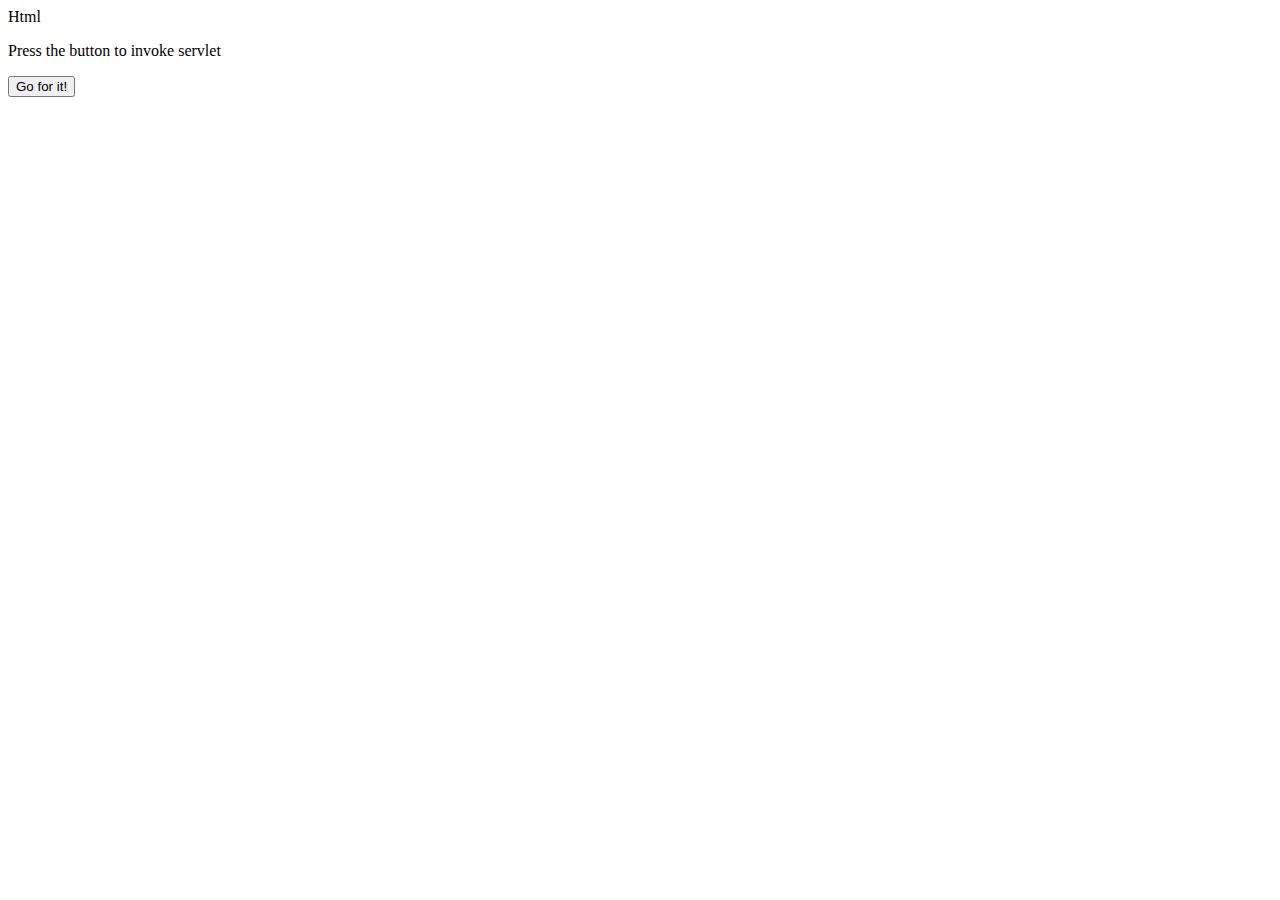
<file: index.html>
Html 
<html> 
<head> 
<title> Invoking Servlet From Html </title> 
</head> 
<form action = "http://localhost:8080/servlet/SampleServlet" method="GET"> 
<p>Press the button to invoke servlet<p> 
<input type="submit" value="Go for it!"> 
</form>
</file>
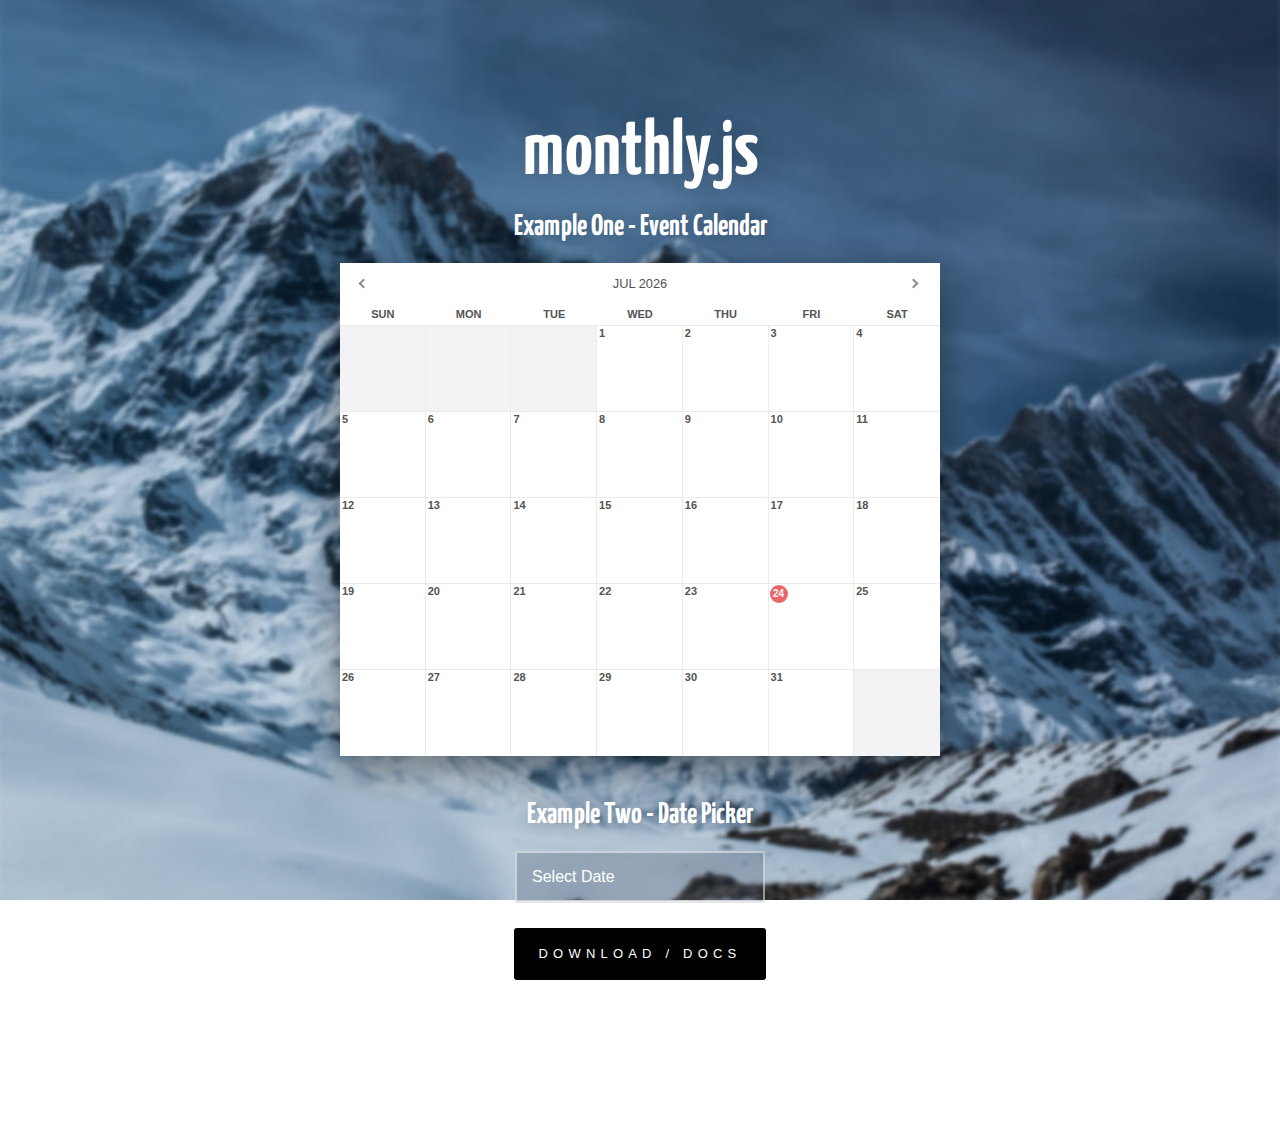
<file: register/Monthly-master/index.html>
<!doctype html>
<html lang="en">
<meta name="viewport" content="width=device-width, initial-scale=1, minimum-scale=1, user-scalable=0">
<meta http-equiv="X-UA-Compatible" content="IE=edge,chrome=1">
<meta charset='utf-8'>
<head>
<!--[if lt IE 9]>
	<script src="http://html5shiv.googlecode.com/svn/trunk/html5.js"></script>
<![endif]-->

<!-- META ===================================================== -->
    <title>Monthly - A jQuery Calendar Plugin</title>
    <meta name="description" content="A method for responsive tables">

<!-- Favicon  ========================================== -->


<!-- CSS ======================================================
	<link rel="stylesheet" href="css/responsivetables.css">-->
	<!-- Demo CSS (don't use) -->
	<link href="https://fonts.googleapis.com/css?family=Yanone+Kaffeesatz" rel="stylesheet" type="text/css">
	<style type="text/css">
		body, html {
			padding:0px;
			margin:0px;
			background: url('images/bg.jpg') center;
			background-size:cover;
			background-attachment: fixed;
			text-align:center;
			color:#fff;
			line-height: 1.4em;
			font-family: "Trebuchet MS", Helvetica, sans-serif;
		}
		body {
			padding:10vh 0;
		}
		h1 {
			font-family: 'Yanone Kaffeesatz', sans-serif;
			text-align: center;
			font-size: 77px;
			text-shadow: 0 0px 30px rgba(0, 0, 0, 0.2);
		}
		h2 {
			font-family: 'Yanone Kaffeesatz', sans-serif;
			font-size:30px;
			text-shadow: 0 0px 20px rgba(0, 0, 0, 0.3);
			color:#fff;
		}
		.monthly {
			box-shadow: 0 13px 40px rgba(0, 0, 0, 0.5);
		}

		input[type="text"] {
			padding: 15px;
			border-radius: 2px;
			font-size: 16px;
			outline: none;
			border: 2px solid rgba(255, 255, 255, 0.5);
			background: rgba(63, 78, 100, 0.27);
			color: #fff;
			width: 250px;
			box-sizing: border-box;
			font-family: "Trebuchet MS", Helvetica, sans-serif;
		}
		input[type="text"]:hover {
			border: 2px solid rgba(255, 255, 255, 0.7);
		}
		input[type="text"]:focus {
			border: 2px solid rgba(255, 255, 255, 1);
			background:#eee;
			color:#222;
		}

		.button {
			display: inline-block;
			padding: 15px 25px;
			margin: 25px 0 75px 0;
			border-radius: 3px;
			color: #fff;
			background: #000;
			letter-spacing: .4em;
			text-decoration: none;
			font-size: 13px;
		}
		.button:hover {
			background: #3b587a;
		}
		.desc {
			max-width: 250px;
			text-align: left;
			font-size:14px;
			padding-top:30px;
			line-height: 1.4em;
		}
		.resize {
			background: #222;
			display: inline-block;
			padding: 6px 15px;
			border-radius: 22px;
			font-size: 13px;
		}
		@media (max-height: 700px) {
			.sticky {
				position: relative;
			}
		}
		@media (max-width: 600px) {
			.resize {
				display: none;
			}
		}
	</style>
	<link rel="stylesheet" href="css/monthly.css">
</head>
<body>
<div class="page">
		<h1>monthly.js</h1>
		<h2>Example One - Event Calendar</h2>
		<div style="width:100%; max-width:600px; display:inline-block;">
			<div class="monthly" id="mycalendar"></div>
		</div>
		<br><br>
		<h2>Example Two - Date Picker</h2>
		<div style="display:inline-block; width:250px;">
			<input type="text" id="mytarget" value="Select Date">
			<div class="monthly" id="mycalendar2"></div>
		</div>
		<br>
		<a href="https://github.com/kthornbloom/Monthly" class="button">DOWNLOAD / DOCS</a>
</div>
<!-- JS ======================================================= -->
<script type="text/javascript" src="js/jquery.js"></script>
<script type="text/javascript" src="js/monthly.js"></script>
<script type="text/javascript">
	$(window).load( function() {

		$('#mycalendar').monthly({
			mode: 'event',
			xmlUrl: 'events.xml'
		});

		$('#mycalendar2').monthly({
			mode: 'picker',
			target: '#mytarget',
			setWidth: '250px',
			startHidden: true,
			showTrigger: '#mytarget',
			stylePast: true,
			disablePast: true
		});

	switch(window.location.protocol) {
	case 'http:':
	case 'https:':
	// running on a server, should be good.
	break;
	case 'file:':
	alert('Just a heads-up, events will not work when run locally.');
	}

	});
</script>
</body>
</html>
</file>
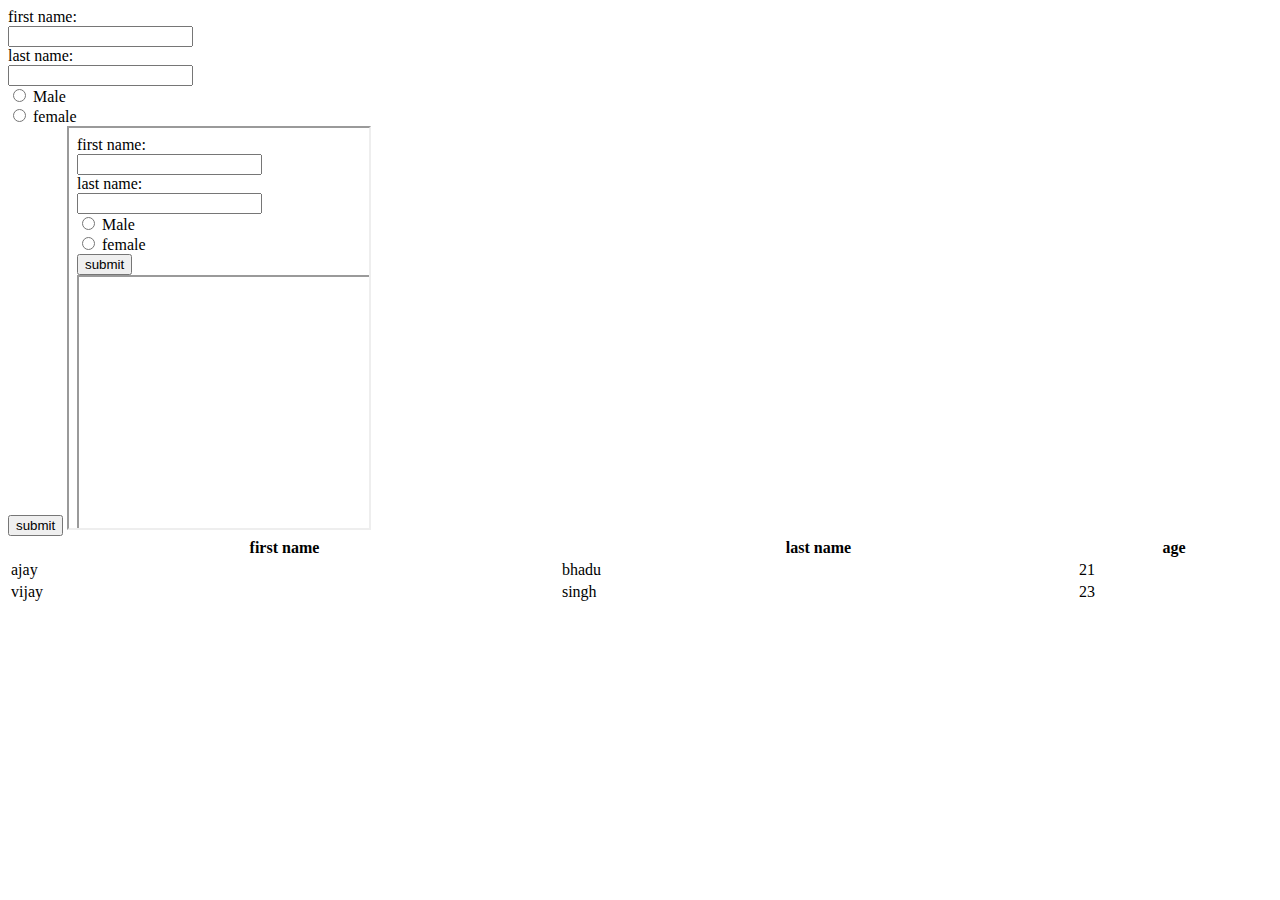
<file: register/h.html>
<html>
<body>
<form>
first name:<br>
<input type="text" name="first name"><br>
last name:<br>
<input type="text" name="last name"><br>
<input type="radio" name="gender" value="male">
Male<br>
<input type="radio" name="gender" value="female">
female<br>
<input type="submit" value="submit">
<iform>
<iframe src="h.html" height="400" weigth="600">
</iframe>
<table style="width:100%">
<tr>
<th>first name</th>
<th>last name</th>
<th>age</th>
</tr>
<tr>
<td>ajay</td>
<td>bhadu</td>
<td>21</td>
</tr>
<tr>
<td>vijay</td>
<td>singh</td>
<td>23</td>
</tr>
</table>
</body>
</html>
</file>
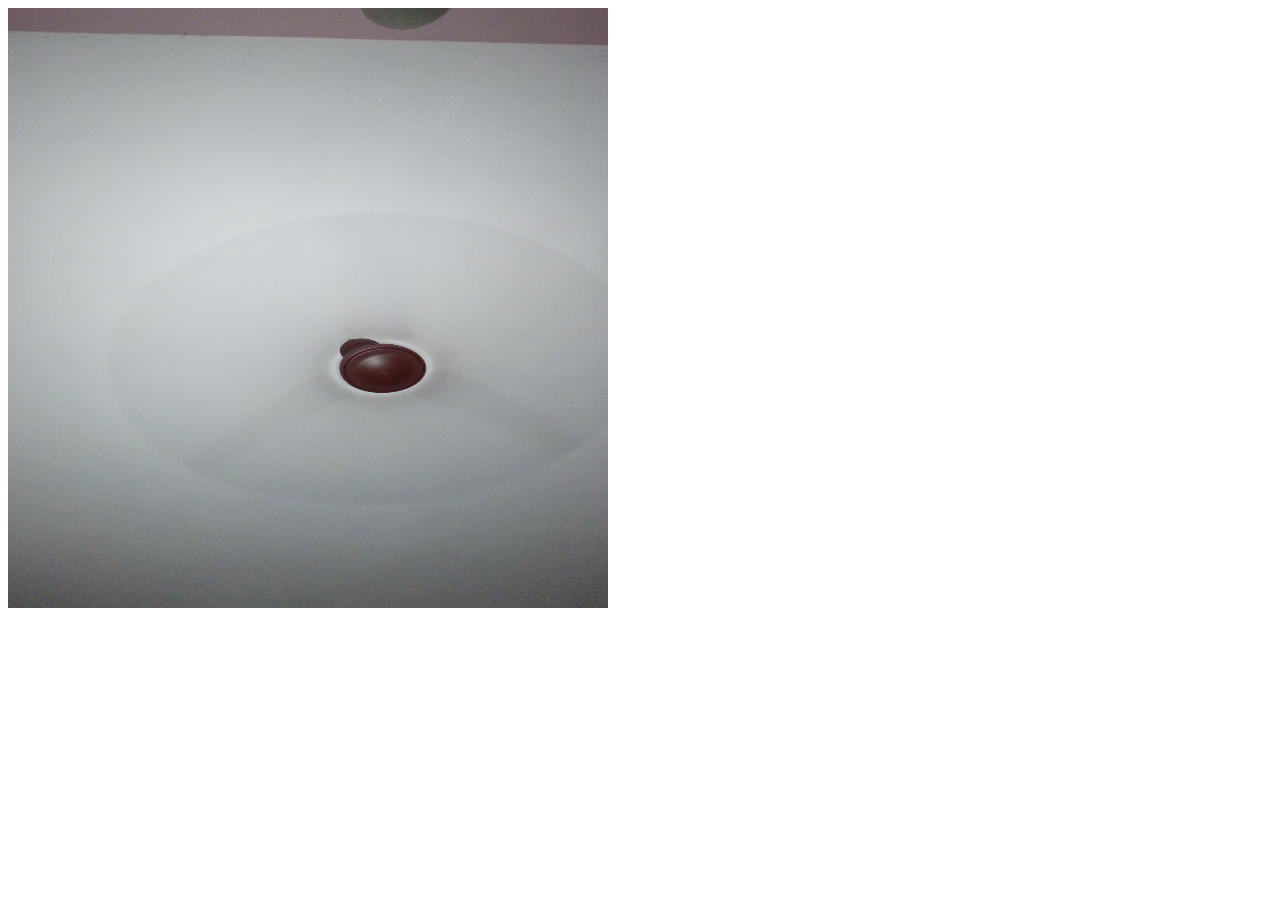
<file: register/image.html>
<html>
<head>
<title>Image Mapping</title>
</head>
<body>
<img src="asd.jpg" width ="600" height ="600" alt="test" usemap="#testmap">
<map name="testmap">
<area shape="rect" coords="0,0,82,145" color=black href="hello.html" alt="Hello">
<area shape ="circle" coords="200,200,50" href="hismall.html" alt="this is small circle">
<area shape ="circle" coords="400,400,100" href="hbig.html" alt="this is big circle">
</map>
</body>
</html>
</file>
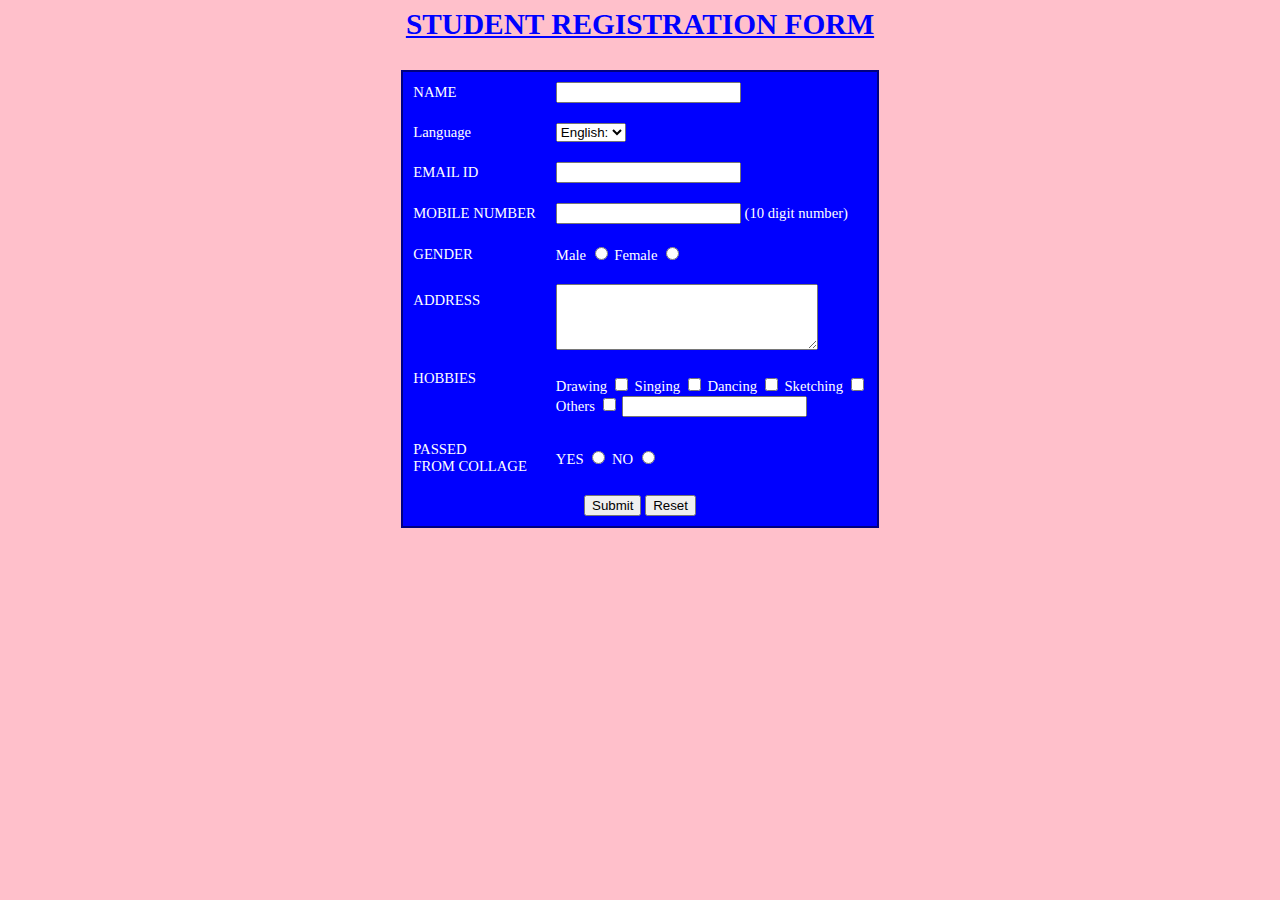
<file: register/Student Registration Form.html>
<html>
<head>
<title>Student Registration Form</title>

<style type="text/css">
body{ backgroud-color: blue }
h3{font-family: Calibri; font-size: 22pt; font-style: normal; font-weight: bold; color:blue;
text-align: center; text-decoration: underline }

</style>

<link rel="stylesheet" type="text/css" href="style.css">
</head>
 
<body style="background-color:pink"> 
<h3>STUDENT REGISTRATION FORM</h3>
<form action="form.txt" method="GET">
 
<table align="center" cellpadding = "10">
 
<!----- First Name ---------------------------------------------------------->
<tr>
<td> NAME</td>
<td><input type="text" name="First_Name" maxlength="30"/>

</td>
</tr>
 

<!----- Date Of Birth -------------------------------------------------------->
<tr>
<td>Language</td>
 
<td>

 
<select id="language" name="language">
<option value="english">English:</option>
<option value="hindi">Hindi</option>
<option value="tamil">Tamil</option>

</select>
 

</td>
</tr>
 
<!----- Email Id ---------------------------------------------------------->
<tr>
<td>EMAIL ID</td>
<td><input type="text" name="Email_Id" maxlength="100" /></td>
</tr>
 
<!----- Mobile Number ---------------------------------------------------------->
<tr>
<td>MOBILE NUMBER</td>
<td>
<input type="text" name="Mobile_Number" maxlength="10" />
(10 digit number)
</td>
</tr>
 
<!----- Gender ----------------------------------------------------------->
<tr>
<td>GENDER</td>
<td>
Male <input type="radio" name="Gender" value="Male" />
Female <input type="radio" name="Gender" value="Female" />
</td>
</tr>
 
<!----- Address ---------------------------------------------------------->
<tr>
<td>ADDRESS <br /><br /><br /></td>
<td><textarea name="Address" rows="4" cols="30"></textarea></td>
</tr>
 


<!----- Hobbies ---------------------------------------------------------->
 
<tr>
<td>HOBBIES <br /><br /><br /></td>
 
<td>
Drawing
<input type="checkbox" name="Hobby_Drawing" value="Drawing" />
Singing
<input type="checkbox" name="Hobby_Singing" value="Singing" />
Dancing
<input type="checkbox" name="Hobby_Dancing" value="Dancing" />
Sketching
<input type="checkbox" name="Hobby_Cooking" value="Cooking" />
<br />
Others
<input type="checkbox" name="Hobby_Other" value="Other">
<input type="text" name="Other_Hobby" maxlength="30" />
</td>
</tr>
 
<!----- Qualification---------------------------------------------------------->

<!----- Course ---------------------------------------------------------->
<tr>
<td>PASSED<br />FROM COLLAGE</td>
<td>
YES
<input type="radio" name="Yes" value="yes">
NO
<input type="radio" name="No" value="no">

</td>
</tr>
 
<!----- Submit and Reset ------------------------------------------------->
<tr>
<td colspan="2" align="center">
<input type="submit" value="Submit">
<input type="reset" value="Reset">
</td>
</tr>
</table>
 
</form>
 
</body>
</html>
</file>
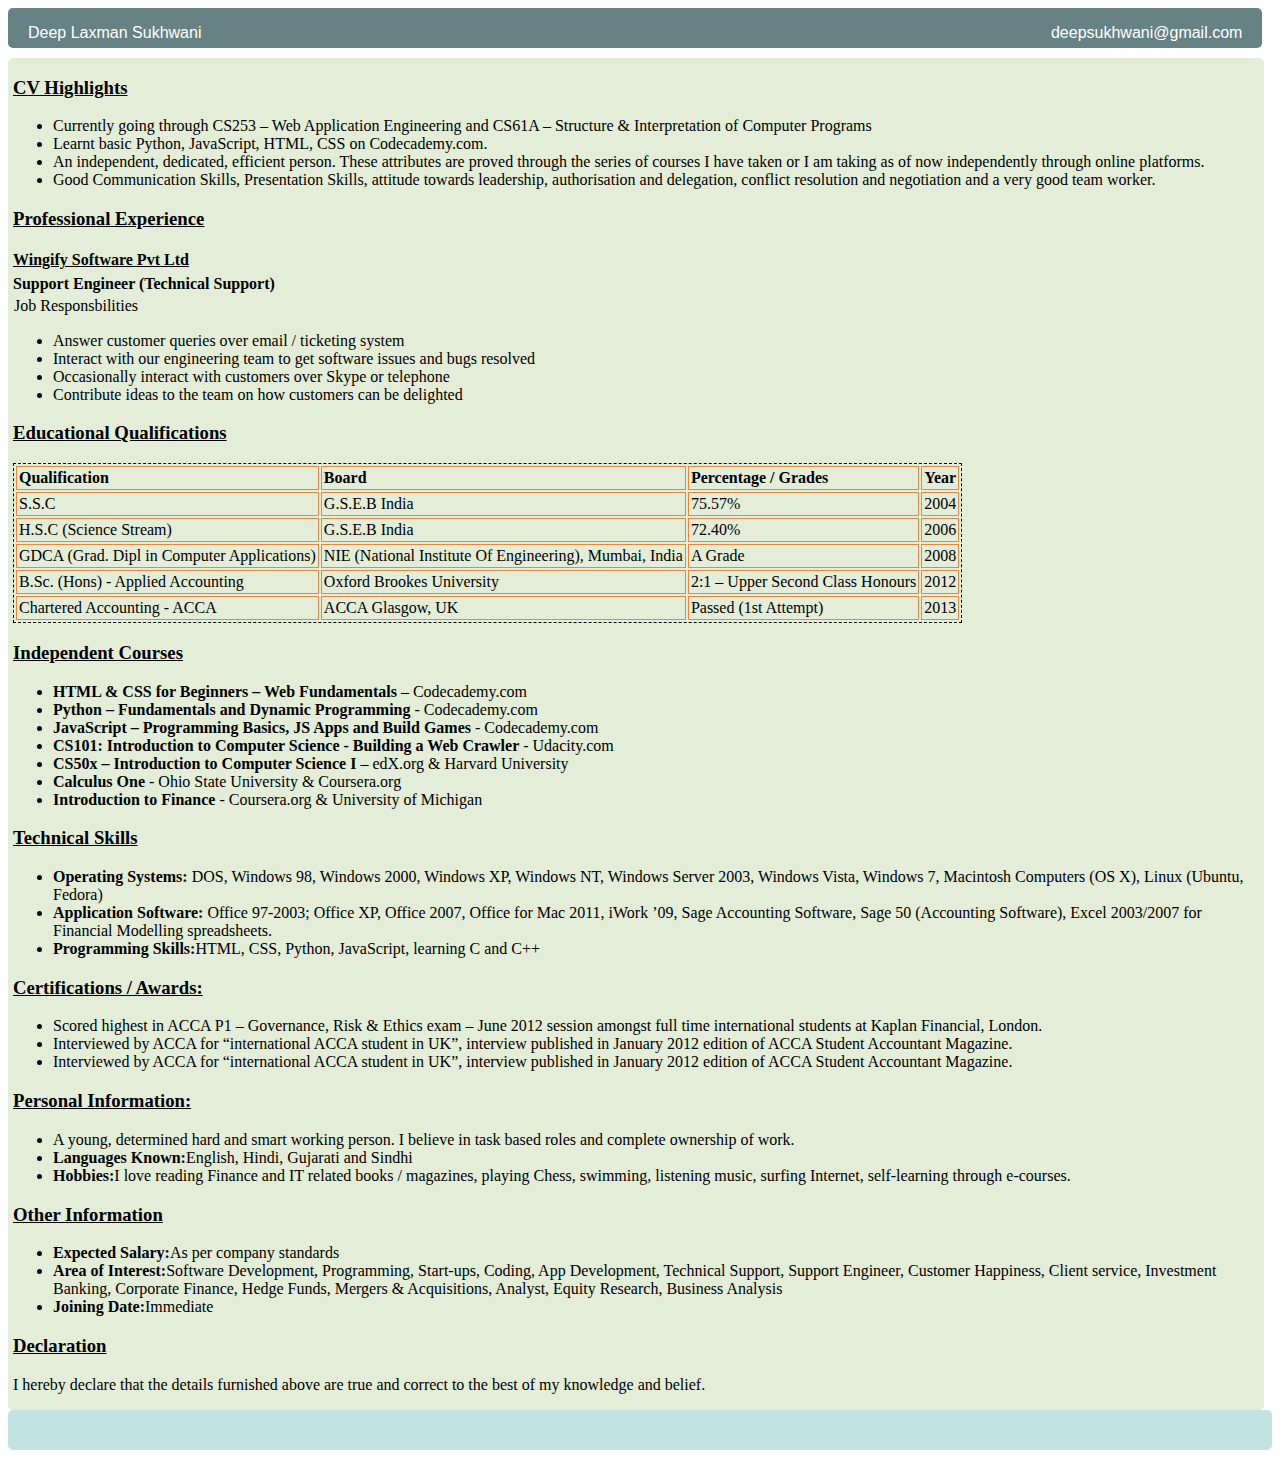
<file: resume/resume.html>
<html>
 <head>
<link rel="stylesheet" type="text/css" href="resume.css">
<title></title> 
</head>
<body>
<div id="header">
<p id="name">Deep Laxman Sukhwani</p>
         <a href="mailto:deepsukhwani@gmail.com" target="_blank"><p id="email">deepsukhwani@gmail.com</p></a>
     </div>
     <div class="left">
     </div>
     <div class="right">
            <h3>CV Highlights</h3>
            <p>
            <ul>
                <li>Currently going through CS253 – Web Application Engineering and CS61A – Structure & Interpretation of Computer Programs</li>
                <li>Learnt basic Python, JavaScript, HTML, CSS on Codecademy.com.</li>
                <li>An independent, dedicated, efficient person. These attributes are proved through the series of courses I have taken or I am taking as of now independently through online platforms.</li>
                <li>Good Communication Skills, Presentation Skills, attitude towards leadership, authorisation and delegation, conflict resolution and negotiation and a very good team worker.</li></ul>
            </p>
            <h3>Professional Experience</h3>
            <h4 id="company-name">Wingify Software Pvt Ltd</h4>
            <p id="job-title"><strong>Support Engineer (Technical Support)</strong></p>
            <p id="job-responsibilities">Job Responsbilities</p>
            <p>
            <ul>
                <li>Answer customer queries over email / ticketing system</li>
                <li>Interact with our engineering team to get software issues and bugs resolved</li>
                <li>Occasionally interact with customers over Skype or telephone</li>
                <li>Contribute ideas to the team on how customers can be delighted</li></ul>
            </p>
            <h3>Educational Qualifications</h3>
            <table>
                <tr id="heading">
                    <td>Qualification</td>
                    <td>Board</td>
                    <td>Percentage / Grades</td>
                    <td>Year</td>
                </tr>
                <tr>
                    <td>S.S.C</td>
                    <td>G.S.E.B India</td>
                    <td>75.57%</td>
                    <td>2004</td>
                </tr>
                <tr>
                    <td>H.S.C (Science Stream)</td>
                    <td>G.S.E.B India</td>
                    <td>72.40%</td>
                    <td>2006</td>
                </tr>
                <tr>
                    <td>GDCA (Grad. Dipl in Computer Applications)</td>
                    <td>NIE (National Institute Of Engineering), Mumbai, India</td>
                    <td>A Grade</td>
                    <td>2008</td>
                </tr>
                <tr>
                    <td>B.Sc. (Hons) - Applied Accounting</td>
                    <td>Oxford Brookes University</td>
                    <td>2:1 – Upper Second Class Honours</td>
                    <td>2012</td>
                </tr>
                <tr>
                    <td>Chartered Accounting - ACCA</td>
                    <td>ACCA Glasgow, UK</td>
                    <td>Passed (1st Attempt)</td>
                    <td>2013</td>
                </tr>
            </table>
            <h3>Independent Courses</h3>
            <p>
            <ul>
                <li>
                <span id="course-name">HTML & CSS for Beginners – Web Fundamentals</span> – Codecademy.com</li>
                <li>
                <span id="course-name">Python – Fundamentals and Dynamic Programming </span> - Codecademy.com</li>
                <li>
                <span id="course-name">JavaScript – Programming Basics, JS Apps and Build Games </span> - Codecademy.com</li>
                <li>
                <span id="course-name">CS101: Introduction to Computer Science - Building a Web Crawler</span> - Udacity.com</li>
                <li>
                <span id="course-name">CS50x – Introduction to Computer Science I</span> – edX.org & Harvard University</li>
                <li>
                <span id="course-name">Calculus One</span> - Ohio State University & Coursera.org</li>
                <li>
                <span id="course-name">Introduction to Finance</span> - Coursera.org & University of Michigan</li>
            </ul>
            <h3>Technical Skills</h3>
            <p>
            <ul>
                <li>
                <span id="course-name">Operating Systems:</span> DOS, Windows 98, Windows 2000, Windows XP, Windows NT, Windows Server 2003, Windows Vista, Windows 7, Macintosh Computers (OS X), Linux (Ubuntu, Fedora)</li>
                <li>
                <span id="course-name">Application Software:</span> Office 97-2003; Office XP, Office 2007, Office for Mac 2011, iWork ’09, Sage Accounting Software, Sage 50 (Accounting Software), Excel 2003/2007 for Financial Modelling spreadsheets.</li>
                <li>
                <span id="course-name">Programming Skills:</span>HTML, CSS, Python, JavaScript, learning C and C++</li></ul>
            </p>
            <h3>Certifications / Awards:</h3>
            <p>
            <ul>
                <li>Scored highest in ACCA P1 – Governance, Risk & Ethics exam – June 2012 session amongst full time international students at Kaplan Financial, London.</li>
                <li>Interviewed by ACCA for “international ACCA student in UK”, interview published in January 2012 edition of ACCA Student Accountant Magazine.</li>
                <li>Interviewed by ACCA for “international ACCA student in UK”, interview published in January 2012 edition of ACCA Student Accountant Magazine.</li></ul>
            </p>
            <h3>Personal Information:</h3>
            <p>
            <ul>
                <li>
                A young, determined hard and smart working person. I believe in task based roles and complete ownership of work.
                <li>
                <span id="course-name">Languages Known:</span>English, Hindi, Gujarati and Sindhi</li>
                <li>
                <span id="course-name">Hobbies:</span>I love reading Finance and IT related books / magazines, playing Chess, swimming, listening music, surfing Internet, self-learning through e-courses.</li> </ul>
            </p>
            <h3>Other Information</h3>
            <p>
            <ul>
                <li>
                <span id="course-name">Expected Salary:</span>As per company standards</li>
                <li>
                <span id="course-name">Area of Interest:</span>Software Development, Programming, Start-ups, Coding, App Development, Technical Support, Support Engineer, Customer Happiness, Client service, Investment Banking, Corporate Finance, Hedge Funds, Mergers & Acquisitions, Analyst, Equity Research, Business Analysis</li>
                <li>
                <span id="course-name">Joining Date:</span>Immediate</li></ul>
            </p>
            <h3>Declaration</h3>
            <p>
            I hereby declare that the details furnished above are true and correct to the best of my knowledge and belief.</p>
     </div>
     <div id="footer"></div>
    </body>
</html>
</file>
<file: register/Monthly-master/css/monthly.css>
/* Overall wrapper */
.monthly {
	background: #F3F3F5;
	color:#545454;
	-webkit-user-select: none;
	-moz-user-select: none;
	-ms-user-select: none;
	user-select: none;
	position: relative;
}

/* Contains title & nav */
.monthly-header {
	position: relative;
	text-align:center;
	padding:10px;
	background: #fff;
	height: 40px;
	box-sizing: border-box;
}
.monthly-header-title {
	font-size:.8em;
	text-transform: uppercase;
}
/* wrapper for left button to make the clickable area bigger */
.monthly-prev {
	position: absolute;
	top:0;
	left:0;
	width:50px;
	height:100%;
	opacity: .5;
}
.monthly-prev:hover {
	opacity: 1;
}
/* Left Arrow */
.monthly-prev:after{
	content:'';
	position: absolute;
	top:50%;
	left:50%;
	border-left:2px solid #222;
	border-bottom:2px solid #222;
	width:5px;
	height:5px;
	margin:-3px 0 0 -5px;
	-webkit-transform:rotate(45deg) ;
		-ms-transform:rotate(45deg) ;
	        transform:rotate(45deg) ;
}
/* wrapper for right button to make the clickable area bigger */
.monthly-next {
	position: absolute;
	top:0;
	right:0;
	width:50px;
	height:100%;
	opacity: .5;
}
.monthly-next:hover {
	opacity: 1;
}
/* Right Arrow */
.monthly-next:after{
	content:'';
	position: absolute;
	top:50%;
	left:50%;
	border-right:2px solid #222;
	border-top:2px solid #222;
	width:5px;
	height:5px;
	margin:-3px 0 0 -5px;
	-webkit-transform:rotate(45deg) ;
		-ms-transform:rotate(45deg) ;
	        transform:rotate(45deg) ;
}

/* Day of the week headings */
.monthly-day-title-wrap {
	display:table;
	table-layout:fixed;
	width:100%;
	background: #fff;
	border-bottom: 1px solid #EBEBEB;
}
.monthly-day-title-wrap div {
	width: 14.28%!important;
	display:table-cell;
	box-sizing:border-box;
	position: relative;
	font-weight: bold;
	text-align:center;
	text-transform: uppercase;
	font-size:11px;
}

/* Calendar days wrapper */
.monthly-day-wrap {
	display:table;
	table-layout:fixed;
	width:100%;
	overflow: hidden;
}
.monthly-week {
	display:table-row;
	width:100%;
}
/* Calendar Days */
.monthly-day, .monthly-day-blank {
	width: 14.28%!important;
	display:table-cell;
	vertical-align: top;
	box-sizing:border-box;
	position: relative;
	font-weight: bold;
	color:inherit;
	background: #fff;
	box-shadow: 0 0 0 1px #EBEBEB;
	-webkit-transition: .25s;
	transition:.25s;
	padding:0;
	text-decoration: none;
}

/* Trick to make the days' width equal their height */
.monthly-day:before {
	content: "";
	display: block;
	padding-top: 100%;
	float: left;
}

/* Hover effect for non event calendar days */
.monthly-day-wrap > a:hover {
	background: #A1C2E3;
}

/* Days that are part of previous or next month */
.monthly-day-blank {
	background:#F3F3F5;
}

/* Event calendar day number styles */
.monthly-day-event > .monthly-day-number {
	position: absolute;
	line-height: 1em;
	top:2px;
	left:2px;
	font-size:11px;
}

/* Non-Event calendar day number styles */
.monthly-day-pick {
}
.monthly-day-pick > .monthly-day-number {
	line-height: 1em;
	font-size:11px;
	padding-top:35%;
}

.monthly-day-pick > .monthly-indicator-wrap {
	margin:0;
}

/* Days in the past in "picker" mode */
.monthly-past-day:after{
	content: '';
	width: 150%;
	height: 2px;
	-webkit-transform-origin: left top;
		-ms-transform-origin: left top;
	        transform-origin: left top;
	-webkit-transform: rotate(45deg);
		-ms-transform: rotate(45deg);
	        transform: rotate(45deg);
	background: rgba(0, 0, 0, 0.1);
	position: absolute;
	left: 0;
	top: 0;
}
.monthly-past-day:hover {
	background: #fff!important;
}
/* Current day style */
.monthly-today .monthly-day-number {
	color: #FFF;
	background: #EA6565;
	border-radius: 20px;
	top: 1px;
	left: 1px;
	font-size: 10px;
	width: 18px;
	height: 18px;
	line-height: 18px;
	text-align: center;
}
.monthly-day-pick.monthly-today .monthly-day-number {
	padding:0;
	margin:22% 22% 0 22%;
}

/* Button to reset to current month */
.monthly-reset {
	display: inline-block;
	width: 9px;
	height: 9px;
	border: 2px solid #222;
	border-radius: 9px;
	position: relative;
	opacity: .5;
	margin-left: 5px;
	vertical-align: middle;
}
.monthly-reset:hover {
	opacity: 1;
}
/* Makes the little arrow on the reset button */
.monthly-reset:before {
	content: '';
	border: 3px solid transparent;
	border-left: 3px solid #fff;
	border-bottom: 3px solid #fff;
	position: absolute;
	left: 2px;
	top: 6px;
}
.monthly-reset:after {
	content: '';
	border: 3px solid transparent;
	border-left: 3px solid #222;
	border-bottom: 3px solid #222;
	position: absolute;
	left: 5px;
	top: 5px;
}
/* Button to return to month view */
.monthly-cal {
	display: inline-block;
	height:11px;
	width:13px;
	background:#222;
	position: relative;
	top:1px;
	margin-right:5px;
	opacity: .5;
}
.monthly-cal:hover {
	cursor: pointer;
	opacity: 1;
}
.monthly-cal:before {
	content:'';
	position: absolute;
	width:2px;
	height: 3px;
	border:1px solid #fff;
	background:#222;
	top:-2px;
	left:2px;
}
.monthly-cal:after {
	content:'';
	position: absolute;
	width:2px;
	height: 3px;
	border:1px solid #fff;
	background:#222;
	top:-2px;
	right:2px;
}
.monthly-cal div {
	background: #fff;
	height:6px;
	width:11px;
	position: absolute;
	top:4px;
	left:1px;
}


/* Wrapper around events */
.monthly-indicator-wrap {
	position: relative;
	text-align: center;
	line-height: 0;
	max-width: 20px;
	margin:0 auto;
	padding-top:40%;
}

/* Event indicator dots */
.monthly-day .monthly-event-indicator {
	display: inline-block;
	margin: 1px;
	width: 8px;
	height: 8px;
	border-radius: 6px;
	vertical-align: middle;
	border-radius: 6px;
	background:#7BA7CE;
	font-size:0;
	color:transparent;
}

.monthly-day .monthly-event-indicator:hover {
	cursor: pointer;
}
/* Listing of events under calendar */
.monthly-event-list {
	background: rgba(233, 235, 236, 0.9);
	overflow: auto;
	position: absolute;
	top: 42px;
	width: 100%;
	height: calc(100% - 42px);
	display: none;
	-webkit-transition: .25s;
	transition:.25s;
	-webkit-transform:scale(0);
		-ms-transform:scale(0);
	        transform:scale(0);
}

/* Days in Events List */
.monthly-list-item {
	position: relative;
	padding:10px 10px 5px 50px;
	display: none;
	border-top: 1px solid #D6D6D6;
	text-align: left;
}

.monthly-list-item:after{
    content:'No Events';
    padding:4px 10px;
    display:block;
    margin-bottom:5px;
 }

.monthly-event-list .monthly-today .monthly-event-list-date {
	color: #EA6565;
}

/* Events in Events List */
.monthly-event-list .listed-event {
	display: block;
	color:#fff;
	padding:4px 10px;
	border-radius:2px;
	margin-bottom: 5px;
}

.monthly-list-item a:link, .monthly-list-item a:visited {
	text-decoration: none;
}

.item-has-event {
	display: block;
}

.item-has-event:after{
    display:none!important;
}

.monthly-event-list-date {
	width:50px;
	position: absolute;
	left:0;
	top:13px;
	text-align: center;
	font-size: 12px;
    font-weight: bold;
    line-height: 1.2em;
}

.monthly-list-time-start,
.monthly-list-time-end {
	font-size:.8em;
	display: inline-block;
}
.monthly-list-time-end:not(:empty):before {
	content:'-';
	padding:0 2px;
}

/* Events List custom webkit scrollbar */

.monthly-event-list::-webkit-scrollbar {width: 9px;}

/* Track */
.monthly-event-list::-webkit-scrollbar-track {background: none;}

/* Handle */
.monthly-event-list::-webkit-scrollbar-thumb {
	background:#ccc;
	border:1px solid #E9EBEC;
	border-radius: 10px;
}
.monthly-event-list::-webkit-scrollbar-thumb:hover {background:#555;}

/* Increase font & spacing over larger size */
@media (min-width: 400px) {
	.monthly-day-number {
		top: 5px;
		left: 5px;
		font-size: 13px;
	}
}
/* Styles for large mode where text is revealed within events */
@media (min-width: 600px) {
	.monthly-day-event {
		padding-top: 20px;
	}
	.monthly-day-event:before {
		padding-top: 77%;
	}
	.monthly-day-event > .monthly-indicator-wrap {
		width:auto;
		max-width: none;
	}
	.monthly-indicator-wrap {
		padding:0;
	}
	.monthly-day .monthly-event-indicator {
		display: block;
		margin: 0 0 1px 0;
		width: auto;
		height:20px;
		font-size: 10px;
		padding: 4px;
		border-radius:0;
		overflow: hidden;
		text-overflow: ellipsis;
		color:#fff;
		text-shadow:0 0 2px rgba(0,0,0,.2);
		text-decoration: none;
		line-height: 1em;
		white-space: nowrap;
		box-sizing: border-box;
	}
}
</file>
<file: register/style.css>
table{font-family: Calibri; color:white; font-size: 11pt; font-style: normal;
text-align:; background-color: blue; border-collapse: collapse; border: 2px solid navy}
table.inner{border: 0px}
</file>
<file: resume/resume.css>
div
{
    border-radius: 5px;
    }
#header
{
    position: fixed;
    z-index: 1;
    height:40px;
    width: 98%;
    background-color: #668284;
    margin-bottom: 10px
    }

#name {
    float:left;
	margin-left: 20px;
	padding-bottom: 10px;
	font-size: 16px;
	font-family: Verdana, sans-serif;
	color: #ffffff;
}

#email{
    float:right;
    margin-right: 20px;
	padding-bottom: 10px;
	font-size: 16px;
	font-family: Verdana, sans-serif;
	color: #ffffff;
}

#contact
{
    margin-left:45%;
    padding-bottom: 10px;
	font-size: 16px;
	font-family: Verdana, sans-serif;
	color: #ffffff;
    }

a:hover {
    font-weight: bold;
}

.right
{
    float: left;
    margin-top: 50px;
    padding-left:5px;
    /*margin-right: -10px;
    margin-left: 14%;*/
    height: auto;
    width: 99%;
    background-color: #E3EDD8;
    }

/*.left
{
    float: left;
    margin-top: 50px;
    /*margin-right: -90px;
    height: relative;
    width: 10%;
    background-color: #4160E8;
    }*/
    
#footer
{
    height:40px;
    clear:both;
    position: relative;
    background-color: #C1E3E1;
    }
    
h3
{
    text-decoration: underline;
    }

#job-responsibilities
{
    padding: 1px;
    }
.job-title
{
    font-weight: bold;
    }
table
{
    border: 1px dashed black;
    }
td
{
    padding: 2px;
    border: 1px solid #E88741;
    }

#course-name
{
    font-weight:bold;
    }

#company-name
{
    height:2px;
    text-decoration:underline;
    }
#job-title
{
    height: 5px;
    }
.job-duration
{
    float:right;
    }
#heading
{
    font-weight:bold;
    }
</file>
